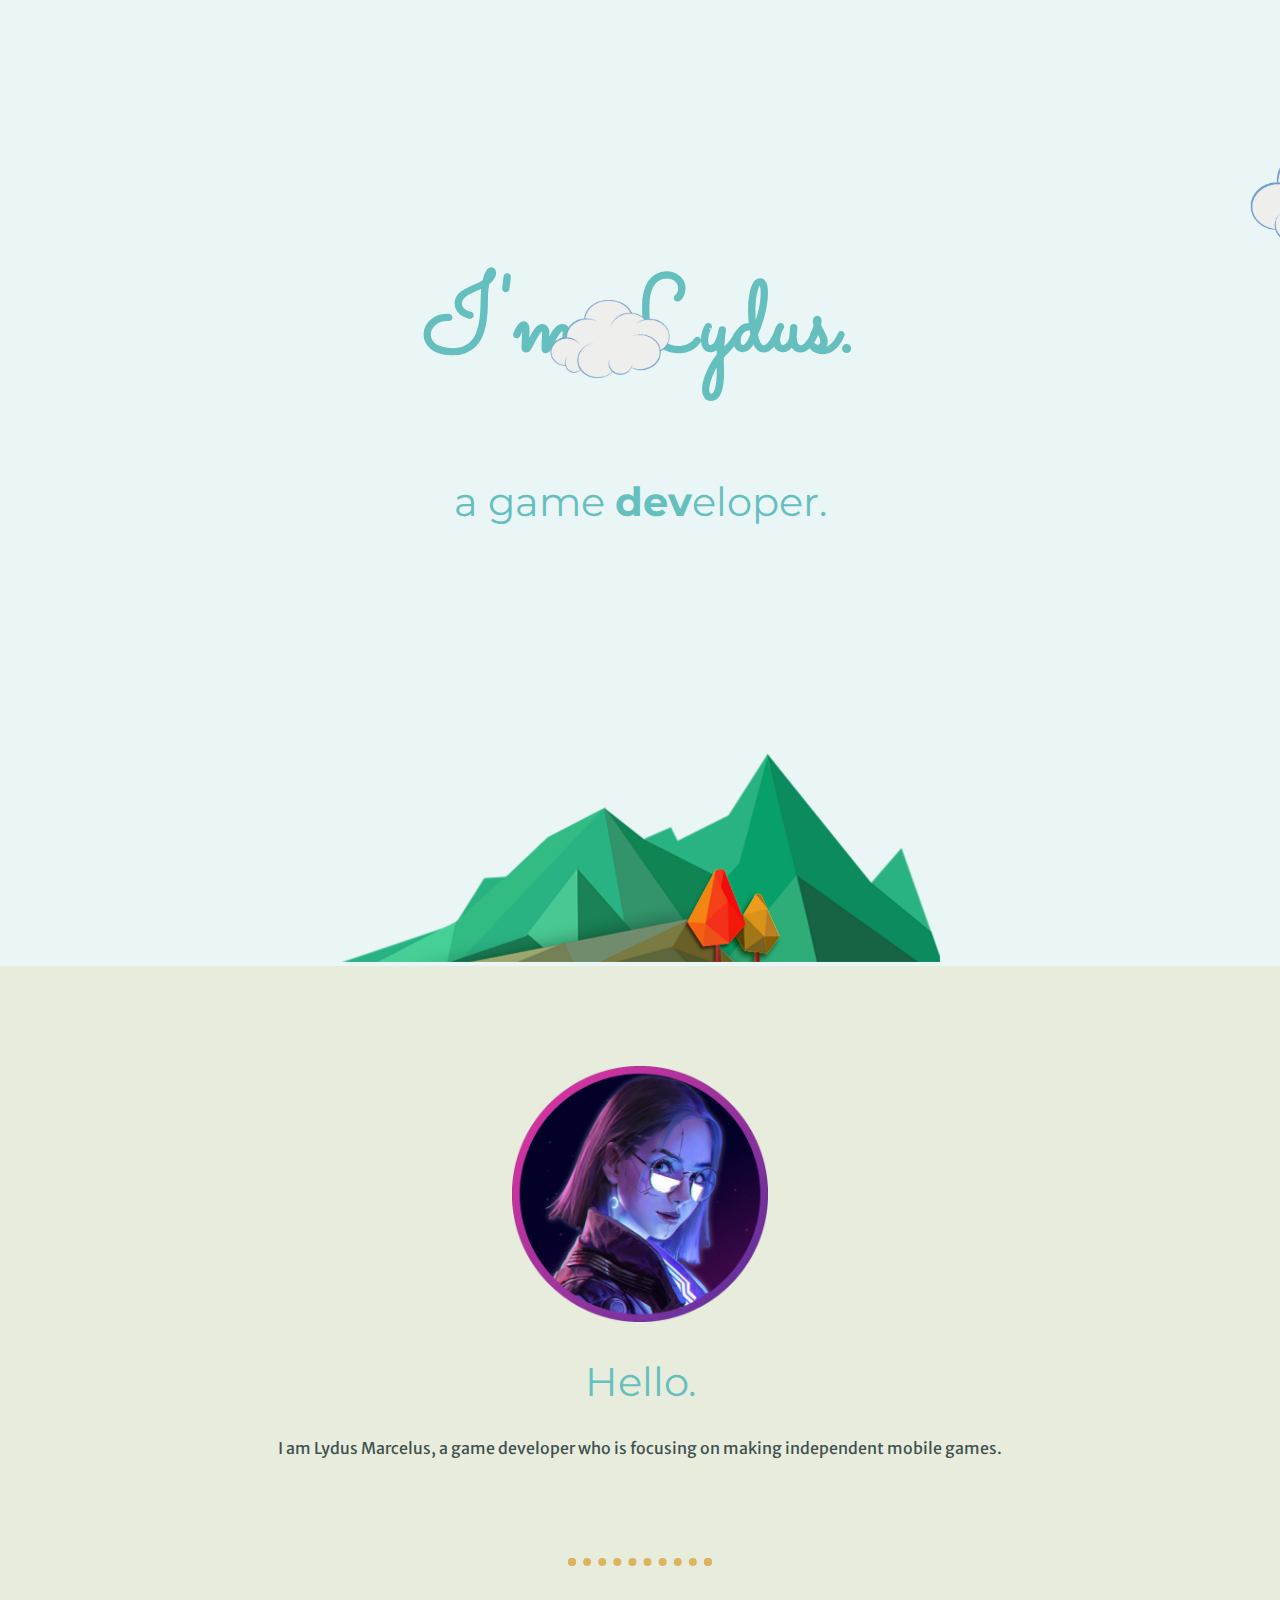
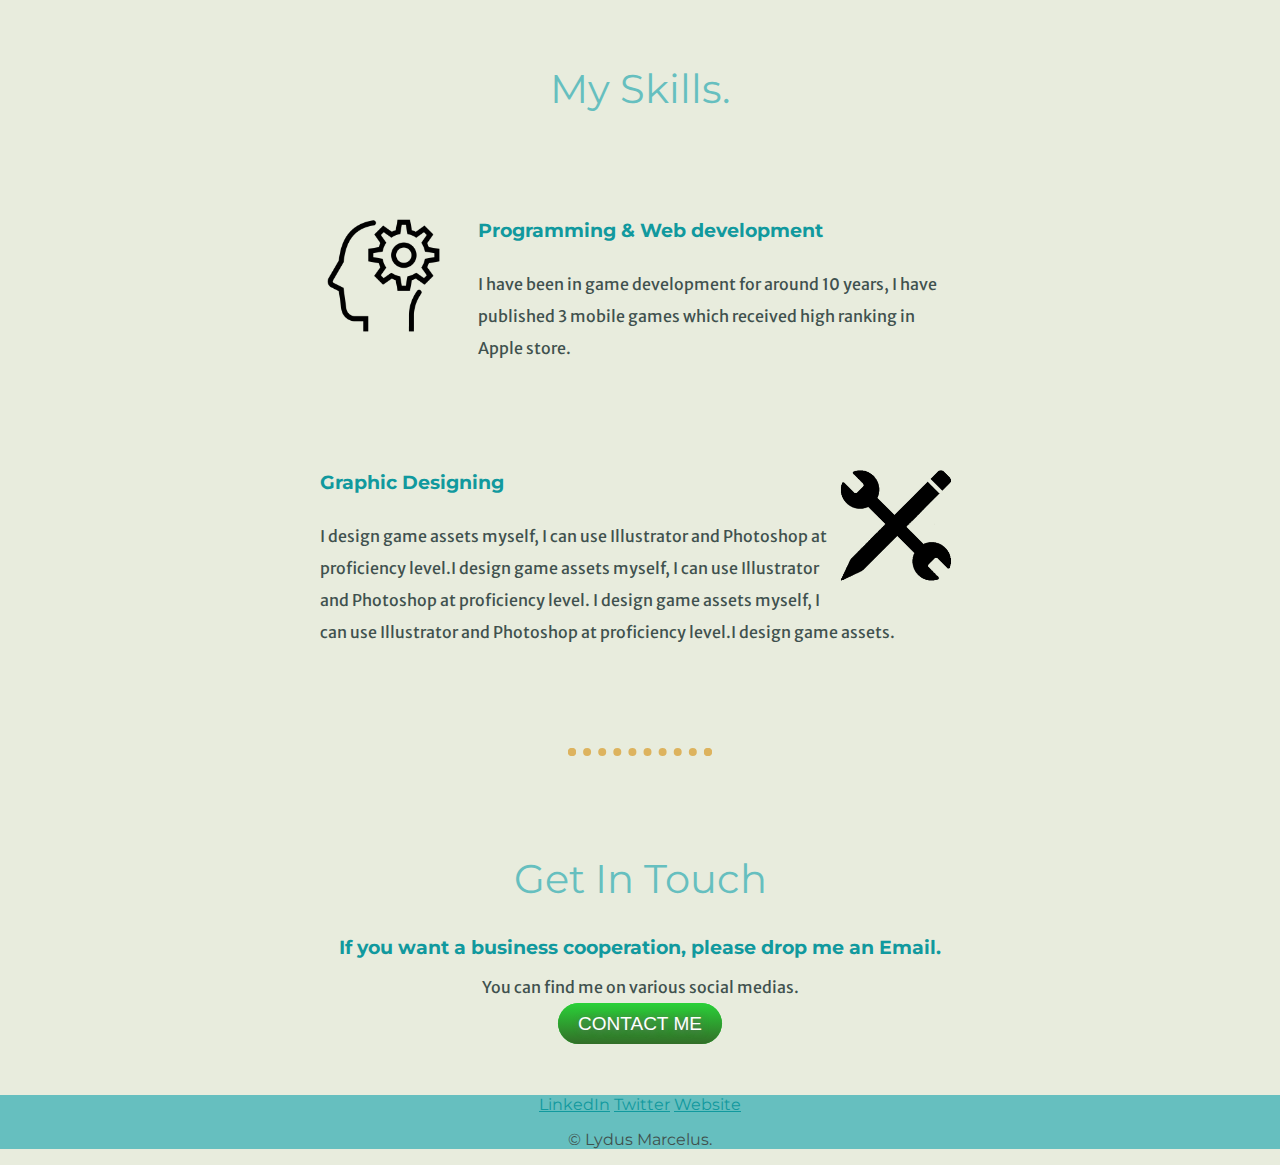
<file: testWebsite/index.html>
<!DOCTYPE html>
<html lang="en">

<head>
  <meta charset="UTF-8">
  <meta http-equiv="X-UA-Compatible" content="IE=edge">
  <meta name="viewport" content="width=device-width, initial-scale=1.0">
  <title>Soteris Amphion</title>
  <link rel="stylesheet" href="css/styles.css">
  <link rel="icon" href="favicon_io/favicon.ico" <link rel="preconnect" href="https://fonts.googleapis.com">
  <link rel="preconnect" href="https://fonts.gstatic.com" crossorigin>
  <link
    href="https://fonts.googleapis.com/css2?family=Merriweather+Sans&family=Montserrat&family=Sacramento&display=swap"
    rel="stylesheet">
</head>

<body>

  <div class="top-container">
    <img class="top-cloud" src="images/cloud.png" alt="bottom-cloud" />
    <h1>I'm Lydus.</h1>
    <h2>a game <span class="dev">dev</span>eloper.</h2>
    <img class="bottom-cloud" src="images/cloud.png" alt="bottom-cloud" width="100px" />
    <img class="mountain" src="images/mntn.png" alt="mountain" width="600px" />
  </div>


  <div class="middle-container">
    <div class="profile">
      <img class="profile-img" src="ProfilePicture.png" alt="profile">
      <h2>Hello.</h2>
      <p class="self-intro-text">I am Lydus Marcelus, a game developer who is focusing on making independent mobile
        games.</p>
    </div>
    <hr class="hr">
    <div class="skills">
      <h2>My Skills.</h2>
      <div class="skill-row">
        <img class="skills-img-1" src="images/skills.png" alt="skills">
        <h3>Programming & Web development</h3>
        <p>I have been in game development for around 10 years, I have published 3 mobile games which received high
          ranking in Apple store.</p>
      </div>
      <div class="skill-row">
        <img class="skills-img-2" src="images/tools.png" alt="">
        <h3>Graphic Designing</h3>
        <p>I design game assets myself, I can use Illustrator and Photoshop at proficiency level.I design game assets
          myself, I can use Illustrator and Photoshop at proficiency level.
          I design game assets myself, I can use Illustrator and Photoshop at proficiency level.I design game assets.
        </p>
      </div>
    </div>
    <hr class="hr">
    <div class="contact-me">
      <h2>Get In Touch</h2>
      <h3>If you want a business cooperation, please drop me an Email.</h3>
      <p>You can find me on various social medias.</p>
      <a class="btn" href="mailto:name@email.com">CONTACT ME</a>
    </div>
  </div>


  <div class="bottom-container">
    <a class="footer-link" href="https://www.linkedin.com/">LinkedIn</a>
    <a class="footer-link" href="https://twitter.com/">Twitter</a>
    <a class="footer-link" href="https://www.appbrewery.co/">Website</a>
    <p>© Lydus Marcelus.</p>
  </div>


  <div class="red">

  </div>
  <div class="blue">

  </div>
  <div class="yellow">

  </div>

</body>

</html>
</file>
<file: testWebsite/css/styles.css>
body {
    background-color: rgb(232, 236, 221);
    color: #40514E;
    margin: 0;
    text-align: center;
    font-family: 'Merriweather Sans', sans-serif;  
}



h1 { 
    margin-top: 50px;
    font-size: 6.7rem;
    font-family: 'Sacramento', cursive;
    color: #66BFBF;
}

h2 {
    font-family: 'Montserrat', sans-serif;
    font-size: 2.5rem;
    color: #66BFBF;
    font-weight: normal;
    line-height: 1.15;
}

h3 {
    font-family: 'Montserrat', sans-serif;
    color: #11999E;
}

.profile-img {
    width: 20%;
}

.skills-img-1 {
    width: 20%;
    float: left;
    margin-right: 30px;
}
.skills-img-2 {
    width: 20%;
    float: right;
}
.skill-row {
    width: 50%;
    margin: 100px auto 100px auto;
    text-align: left;
    line-height: 2;
}
.top-container {
    padding-top: 200px;
    background-color: #EAF6F6;
}
.self-intro-text {
    color: #40514E;
}
.dev {
    font-weight: bold;
}


.top-cloud {
    position: absolute;
    left:1250px;
    top:120px;
    width:200px;
}

.bottom-cloud {
    position: absolute;
    left: 550px;
    top:300px;
    width:120px;
}
.middle-container {
    margin: 100px auto 0 auto
}
.bottom-container {
    font-family: 'Montserrat', sans-serif;
    background-color: #66BFBF;
}
.mountain {
    margin-top: 195px;
}
hr {
    border: dotted 8px #ddb35e;
    border-bottom: none;
    width: 10%;
    margin: 100px auto 100px auto;
}
.contact-me {
    margin: 60px auto 60px auto;
}
a {
    color: #11999E
}
a:hover {
    color: #e0e9e9
}
.btn {
    margin: 60px auto 60px auto;
    background: #2ad138;
    background-image: -webkit-linear-gradient(top, #2ad138, #326e28);
    background-image: -moz-linear-gradient(top, #2ad138, #326e28);
    background-image: -ms-linear-gradient(top, #2ad138, #326e28);
    background-image: -o-linear-gradient(top, #2ad138, #326e28);
    background-image: linear-gradient(to bottom, #2ad138, #326e28);
    -webkit-border-radius: 32;
    -moz-border-radius: 32;
    border-radius: 32px;
    text-shadow: 1px 1px 6px #666666;
    font-family: Arial;
    color: #ffffff;
    font-size: 19px;
    padding: 10px 20px 10px 20px;
    text-decoration: none;
  }
  
  .btn:hover {
    background: #3cb0fd;
    background-image: -webkit-linear-gradient(top, #3cb0fd, #3498db);
    background-image: -moz-linear-gradient(top, #3cb0fd, #3498db);
    background-image: -ms-linear-gradient(top, #3cb0fd, #3498db);
    background-image: -o-linear-gradient(top, #3cb0fd, #3498db);
    background-image: linear-gradient(to bottom, #3cb0fd, #3498db);
    text-decoration: none;
  }
/* .red {
    height: 100px;
    width: 100px;
    background-color: red;
    position: absolute;
    top: 570px;
    left:200px;

}

.blue {
    height: 100px;
    width: 100px;
    background-color: blue;
    position: absolute;
    top: 470px;
    left: 100px;
}

.yellow {
    height: 100px;
    width: 100px;
    background-color: yellow;
    position: absolute;
} */
</file>
